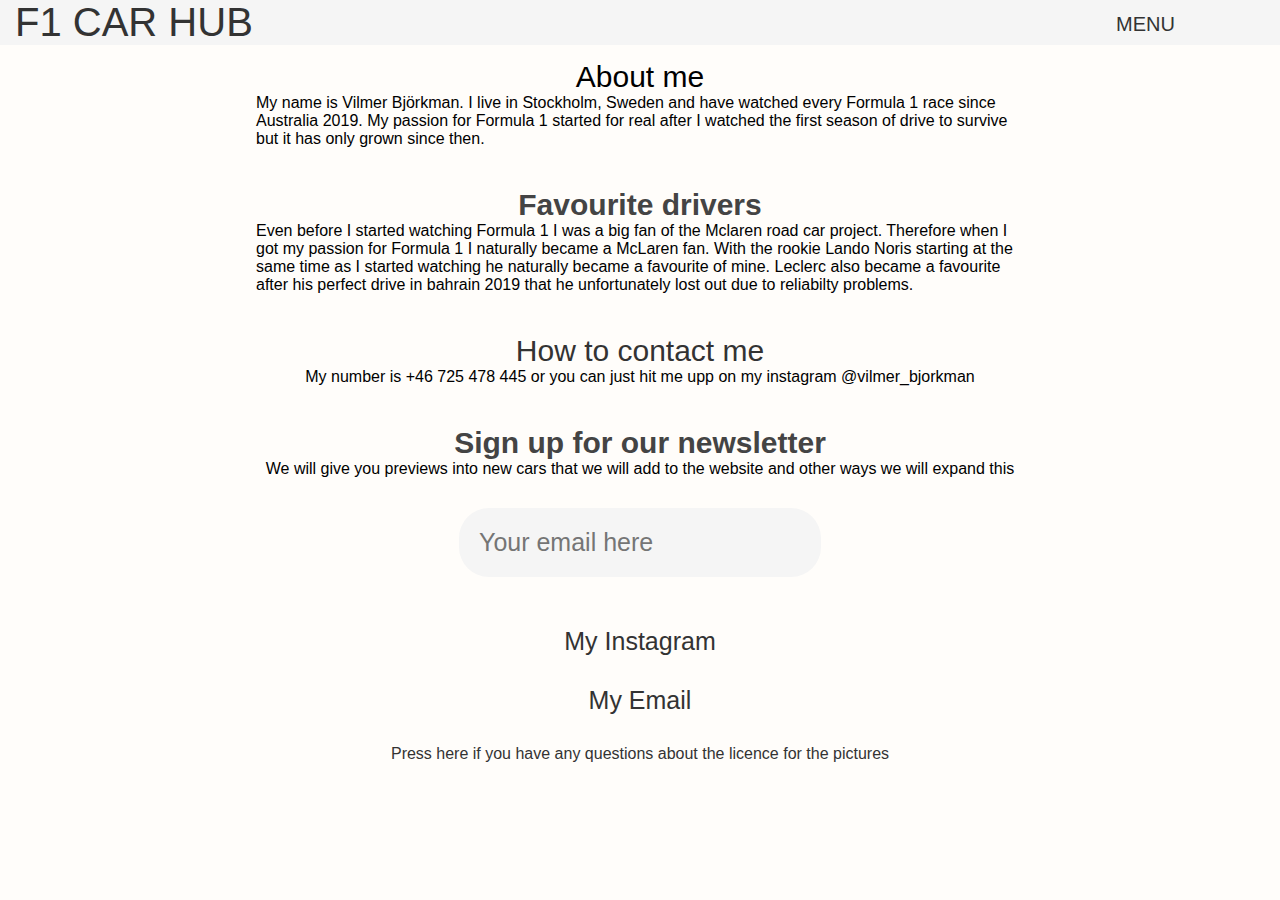
<file: about.html>
<html lang="en">
<head>
    <meta charset="UTF-8">
    <meta http-equiv="X-UA-Compatible" content="IE=edge">
    <meta name="viewport" content="width=device-width, initial-scale=1.0">
    <title>F1CarHub</title>
    <link rel="stylesheet" href="style.css">
    <link rel="stylesheet" href="reset.css">
    <link href="https://fonts.googleapis.com/css2?family=Roboto:wght@100;300;400;500;700;900&display=swap" rel="stylesheet">
    <link rel="preconnect" href="https://fonts.gstatic.com">
    <link href="https://fonts.googleapis.com/css2?family=Montserrat:ital,wght@0,100;0,200;0,300;0,400;0,500;0,600;0,700;0,800;0,900;1,100;1,200;1,300;1,400;1,500;1,600;1,700;1,800;1,900&display=swap" rel="stylesheet">
    <link rel="icon" href="indexbilder/plugin.video.lazyf1 (1).png">
</head>
<body>
    <nav class="naven">
        <label class="logo1"><a class="uppe" href="index.html">F1 Car Hub</a></label>
        <ul>
            <div class="vanlig">
                <span>MENU</span>
                <div class="nere">
                  <p><a href="senna.html">SENNA</a></p>
                  <p><a href="champion.html">WORLD CHAMPS</a></p>
                  <p><a href="about.html">ABOUT ME</a></p>
                  <div class="nr2">
                    <span class="reg">REGULATIONS</span>
                    <div class="nere2">
                        <p><a target="_blank" href="https://www.fia.com/sites/default/files/2021_formula_1_technical_regulations_-_iss_7_-_2020-12-16.pdf">2021</a></p>
                        <p><a target="_blank" href="https://www.fia.com/sites/default/files/2022_formula_1_technical_regulations_-_iss_3_-_2021-02-19.pdf">2022</a></p>
                    </div>
                </div>
                </div>
              </div>
        </ul>
    </nav>    
    <h1>About me</h1>
    <p>My name is Vilmer Björkman. I live in Stockholm, Sweden and have watched every Formula 1 race since Australia 2019. My passion for Formula 1 started for real after I watched the first season of drive to survive but it has only grown since then. </p>
    <h2>Favourite drivers</h2>
    <p>Even before I started watching Formula 1 I was a big fan of the Mclaren road car project. Therefore when I got my passion for Formula 1 I naturally became a McLaren fan. With the rookie Lando Noris starting at the same time as I started watching he naturally became a favourite of mine. Leclerc also became a favourite after his perfect drive in bahrain 2019 that he unfortunately lost out due to reliabilty problems. </p>
    <h2><a target="_blank" href="https://youtu.be/0ElVqAgy4w8">How to contact me</a></h2>
    <p class="kort">My number is +46 725 478 445 or you can just hit me upp on my instagram @vilmer_bjorkman</p>
    <div>
        <h2>Sign up for our newsletter</h2>
        <p class="kort">We will give you previews into new cars that we will add to the website and other ways we will expand this</p>
        <form>
            <input placeholder="Your email here" type="text" id="Email">
            
        </form>
    </div>
    <p class="psocial"><a class="social" target="_blank" href="https://www.instagram.com/vilmer_bjorkman/"> My Instagram</a></p>
    <p class="psocial"><a class="social" href="mailto: vilmerbj@gmail.com">My Email</a></p>
    <p class="psocial"><a target="_blank" href="https://youtu.be/X8Xch43OQ8w?t=12">Press here if you have any questions about the licence for the pictures</a></p>
</body>
</html>
</file>
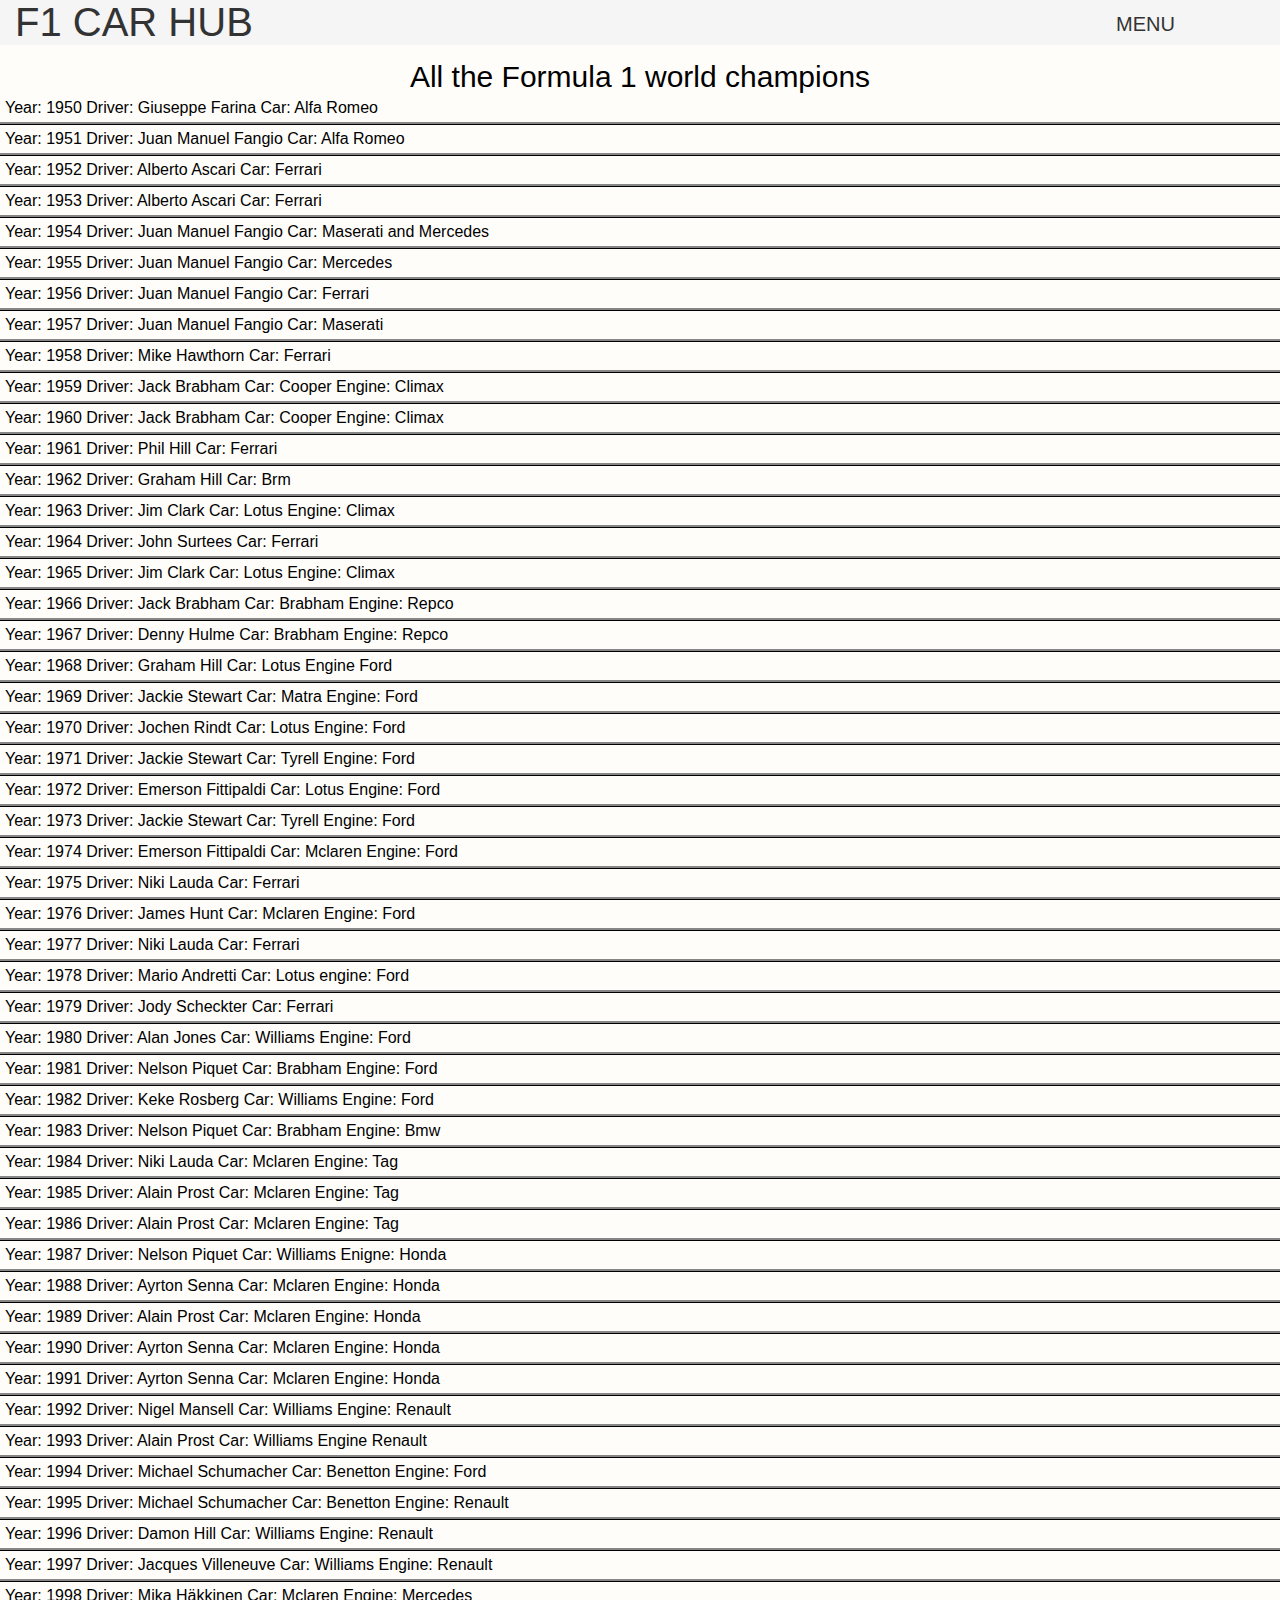
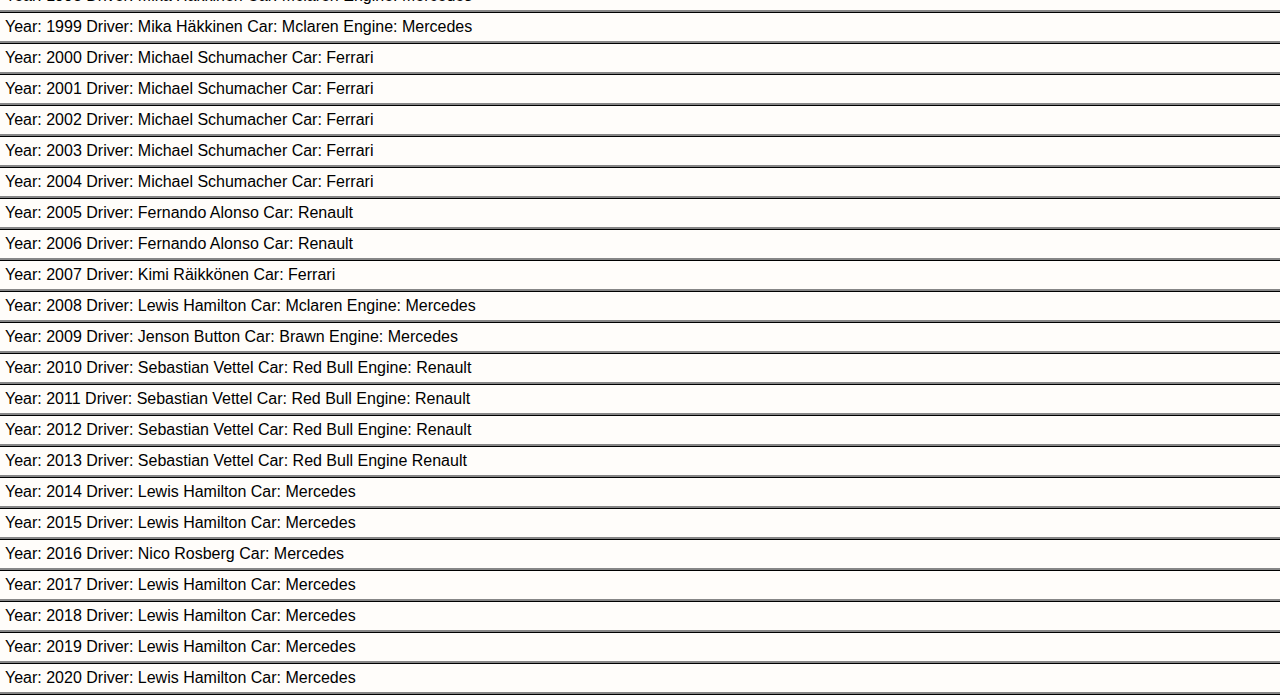
<file: champion.html>
<!DOCTYPE html>
<html lang="en">
<head>
    <meta charset="UTF-8">
    <meta http-equiv="X-UA-Compatible" content="IE=edge">
    <meta name="viewport" content="width=device-width, initial-scale=1.0">
    <title>F1CarHub</title>
    <link rel="stylesheet" href="reset.css">
    <link rel="stylesheet" href="style.css">
    <link href="https://fonts.googleapis.com/css2?family=Roboto:wght@100;300;400;500;700;900&display=swap" rel="stylesheet">
    <link rel="preconnect" href="https://fonts.gstatic.com">
    <link href="https://fonts.googleapis.com/css2?family=Montserrat:ital,wght@0,100;0,200;0,300;0,400;0,500;0,600;0,700;0,800;0,900;1,100;1,200;1,300;1,400;1,500;1,600;1,700;1,800;1,900&display=swap" rel="stylesheet">
    <link rel="icon" href="indexbilder/plugin.video.lazyf1 (1).png">
</head>
<body>
    <nav class="naven">
        <label class="logo1"><a class="uppe" href="index.html">F1 Car Hub</a></label>
        <ul>
            <div class="vanlig">
                <span>MENU</span>
                <div class="nere">
                  <p><a href="senna.html">SENNA</a></p>
                  <p><a href="champion.html">WORLD CHAMPS</a></p>
                  <p><a href="about.html">ABOUT ME</a></p>
                  <div class="nr2">
                    <span class="reg">REGULATIONS</span>
                    <div class="nere2">
                        <p><a target="_blank" href="https://www.fia.com/sites/default/files/2021_formula_1_technical_regulations_-_iss_7_-_2020-12-16.pdf">2021</a></p>
                        <p><a target="_blank" href="https://www.fia.com/sites/default/files/2022_formula_1_technical_regulations_-_iss_3_-_2021-02-19.pdfhttps://www.fia.com/sites/default/files/2022_formula_1_technical_regulations_-_iss_3_-_2021-02-19.pdf">2022</a></p>
                    </div>
                </div>
                </div>
              </div>
        </ul>
    </nav>    
    <h1>All the Formula 1 world champions</h1>
    <li class="win">Year: 1950 Driver: Giuseppe Farina Car: Alfa Romeo</li>
    <li class="win">Year: 1951 Driver: Juan Manuel Fangio Car: Alfa Romeo </li>
    <li class="win">Year: 1952 Driver: Alberto Ascari Car: Ferrari  </li>
    <li class="win">Year: 1953 Driver: Alberto Ascari Car: Ferrari </li>
    <li class="win">Year: 1954 Driver: Juan Manuel Fangio Car: Maserati and Mercedes </li>
    <li class="win">Year: 1955 Driver: Juan Manuel Fangio Car: Mercedes </li>
    <li class="win">Year: 1956 Driver: Juan Manuel Fangio Car: Ferrari </li>
    <li class="win">Year: 1957 Driver: Juan Manuel Fangio Car: Maserati </li>
    <li class="win">Year: 1958 Driver: Mike Hawthorn Car: Ferrari </li>
    <li class="win">Year: 1959 Driver: Jack Brabham Car: Cooper Engine: Climax</li>
    <li class="win">Year: 1960 Driver: Jack Brabham Car: Cooper Engine: Climax</li>
    <li class="win">Year: 1961 Driver: Phil Hill Car: Ferrari</li>
    <li class="win">Year: 1962 Driver: Graham Hill Car: Brm </li>
    <li class="win">Year: 1963 Driver: Jim Clark Car: Lotus Engine: Climax</li>
    <li class="win">Year: 1964 Driver: John Surtees Car: Ferrari</li>
    <li class="win">Year: 1965 Driver: Jim Clark Car: Lotus Engine: Climax</li>
    <li class="win">Year: 1966 Driver: Jack Brabham Car: Brabham Engine: Repco</li>
    <li class="win">Year: 1967 Driver: Denny Hulme Car: Brabham Engine: Repco</li>
    <li class="win">Year: 1968 Driver: Graham Hill Car: Lotus Engine Ford</li>
    <li class="win">Year: 1969 Driver: Jackie Stewart Car: Matra Engine: Ford</li>
    <li class="win">Year: 1970 Driver: Jochen Rindt Car: Lotus Engine: Ford</li>
    <li class="win">Year: 1971 Driver: Jackie Stewart Car: Tyrell Engine: Ford</li>
    <li class="win">Year: 1972 Driver: Emerson Fittipaldi Car: Lotus Engine: Ford</li>
    <li class="win">Year: 1973 Driver: Jackie Stewart Car: Tyrell Engine: Ford</li>
    <li class="win">Year: 1974 Driver: Emerson Fittipaldi Car: Mclaren Engine: Ford</li>
    <li class="win">Year: 1975 Driver: Niki Lauda Car: Ferrari</li>
    <li class="win">Year: 1976 Driver: James Hunt Car: Mclaren Engine: Ford</li>
    <li class="win">Year: 1977 Driver: Niki Lauda Car: Ferrari</li>
    <li class="win">Year: 1978 Driver: Mario Andretti Car: Lotus engine: Ford</li>
    <li class="win">Year: 1979 Driver: Jody Scheckter Car: Ferrari</li>
    <li class="win">Year: 1980 Driver: Alan Jones Car: Williams Engine: Ford</li>
    <li class="win">Year: 1981 Driver: Nelson Piquet Car: Brabham Engine: Ford</li>
    <li class="win">Year: 1982 Driver: Keke Rosberg Car: Williams Engine: Ford</li>
    <li class="win">Year: 1983 Driver: Nelson Piquet Car: Brabham Engine: Bmw</li>
    <li class="win">Year: 1984 Driver: Niki Lauda Car: Mclaren Engine: Tag</li>
    <li class="win">Year: 1985 Driver: Alain Prost Car: Mclaren Engine: Tag</li>
    <li class="win">Year: 1986 Driver: Alain Prost Car: Mclaren Engine: Tag</li>
    <li class="win">Year: 1987 Driver: Nelson Piquet Car: Williams Enigne: Honda</li>
    <li class="win">Year: 1988 Driver: Ayrton Senna Car: Mclaren Engine: Honda</li>
    <li class="win">Year: 1989 Driver: Alain Prost Car: Mclaren Engine: Honda</li>
    <li class="win">Year: 1990 Driver: Ayrton Senna Car: Mclaren Engine: Honda</li>
    <li class="win">Year: 1991 Driver: Ayrton Senna Car: Mclaren Engine: Honda</li>
    <li class="win">Year: 1992 Driver: Nigel Mansell Car: Williams Engine: Renault</li>
    <li class="win">Year: 1993 Driver: Alain Prost Car: Williams Engine Renault</li>
    <li class="win">Year: 1994 Driver: Michael Schumacher Car: Benetton Engine: Ford</li>
    <li class="win">Year: 1995 Driver: Michael Schumacher Car: Benetton Engine: Renault</li>
    <li class="win">Year: 1996 Driver: Damon Hill Car: Williams Engine: Renault</li>
    <li class="win">Year: 1997 Driver: Jacques Villeneuve Car: Williams Engine: Renault</li>
    <li class="win">Year: 1998 Driver: Mika Häkkinen Car: Mclaren Engine: Mercedes</li>
    <li class="win">Year: 1999 Driver: Mika Häkkinen Car: Mclaren Engine: Mercedes</li>
    <li class="win">Year: 2000 Driver: Michael Schumacher Car: Ferrari</li>
    <li class="win">Year: 2001 Driver: Michael Schumacher Car: Ferrari</li>
    <li class="win">Year: 2002 Driver: Michael Schumacher Car: Ferrari</li>
    <li class="win">Year: 2003 Driver: Michael Schumacher Car: Ferrari</li>
    <li class="win">Year: 2004 Driver: Michael Schumacher Car: Ferrari</li>
    <li class="win">Year: 2005 Driver: Fernando Alonso Car: Renault</li>
    <li class="win">Year: 2006 Driver: Fernando Alonso Car: Renault</li>
    <li class="win">Year: 2007 Driver: Kimi Räikkönen Car: Ferrari</li>
    <li class="win">Year: 2008 Driver: Lewis Hamilton Car: Mclaren Engine: Mercedes</li>
    <li class="win">Year: 2009 Driver: Jenson Button Car: Brawn Engine: Mercedes</li>
    <li class="win">Year: 2010 Driver: Sebastian Vettel Car: Red Bull Engine: Renault</li>
    <li class="win">Year: 2011 Driver: Sebastian Vettel Car: Red Bull Engine: Renault</li>
    <li class="win">Year: 2012 Driver: Sebastian Vettel Car: Red Bull Engine: Renault</li>
    <li class="win">Year: 2013 Driver: Sebastian Vettel Car: Red Bull Engine Renault</li>
    <li class="win">Year: 2014 Driver: Lewis Hamilton Car: Mercedes</li>
    <li class="win">Year: 2015 Driver: Lewis Hamilton Car: Mercedes</li>
    <li class="win">Year: 2016 Driver: Nico Rosberg Car: Mercedes</li>
    <li class="win">Year: 2017 Driver: Lewis Hamilton Car: Mercedes</li>
    <li class="win">Year: 2018 Driver: Lewis Hamilton Car: Mercedes</li>
    <li class="win">Year: 2019 Driver: Lewis Hamilton Car: Mercedes</li>
    <li class="win">Year: 2020 Driver: Lewis Hamilton Car: Mercedes</li>

    

</body>
</html>
</file>
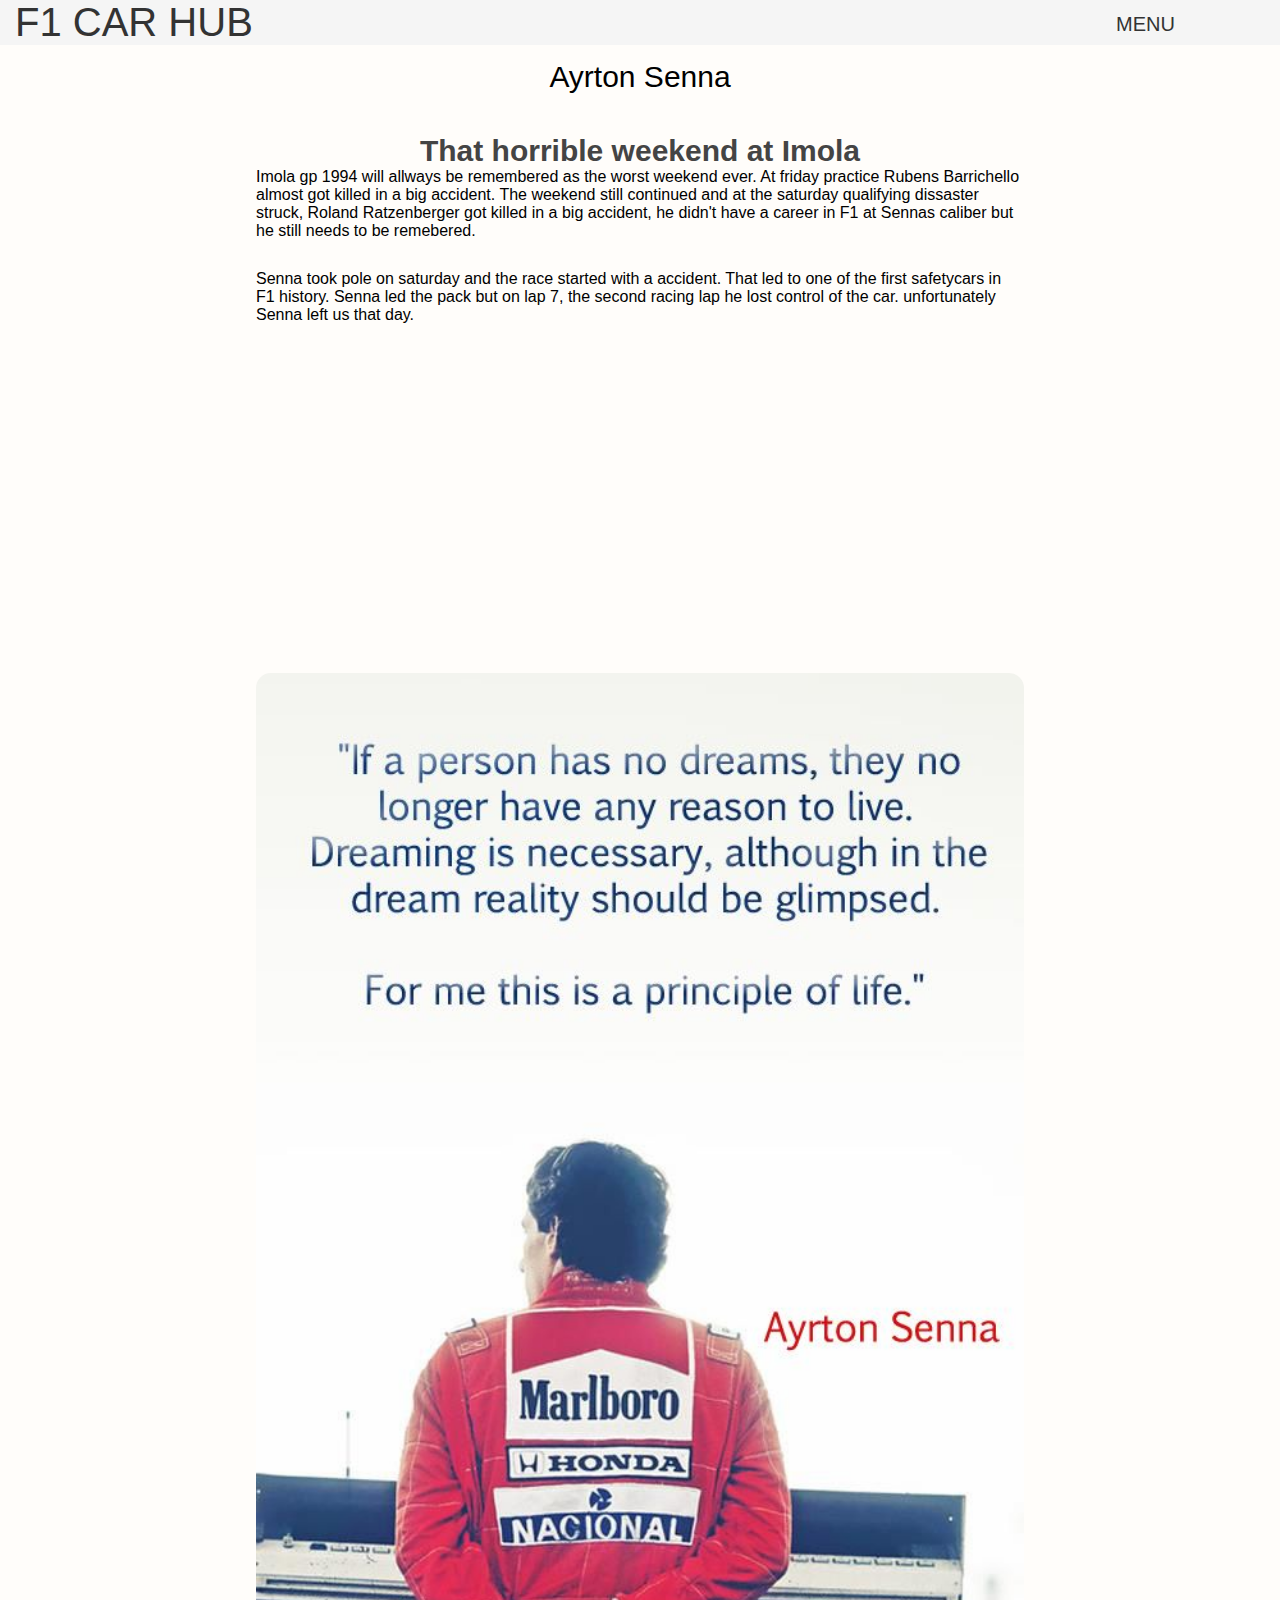
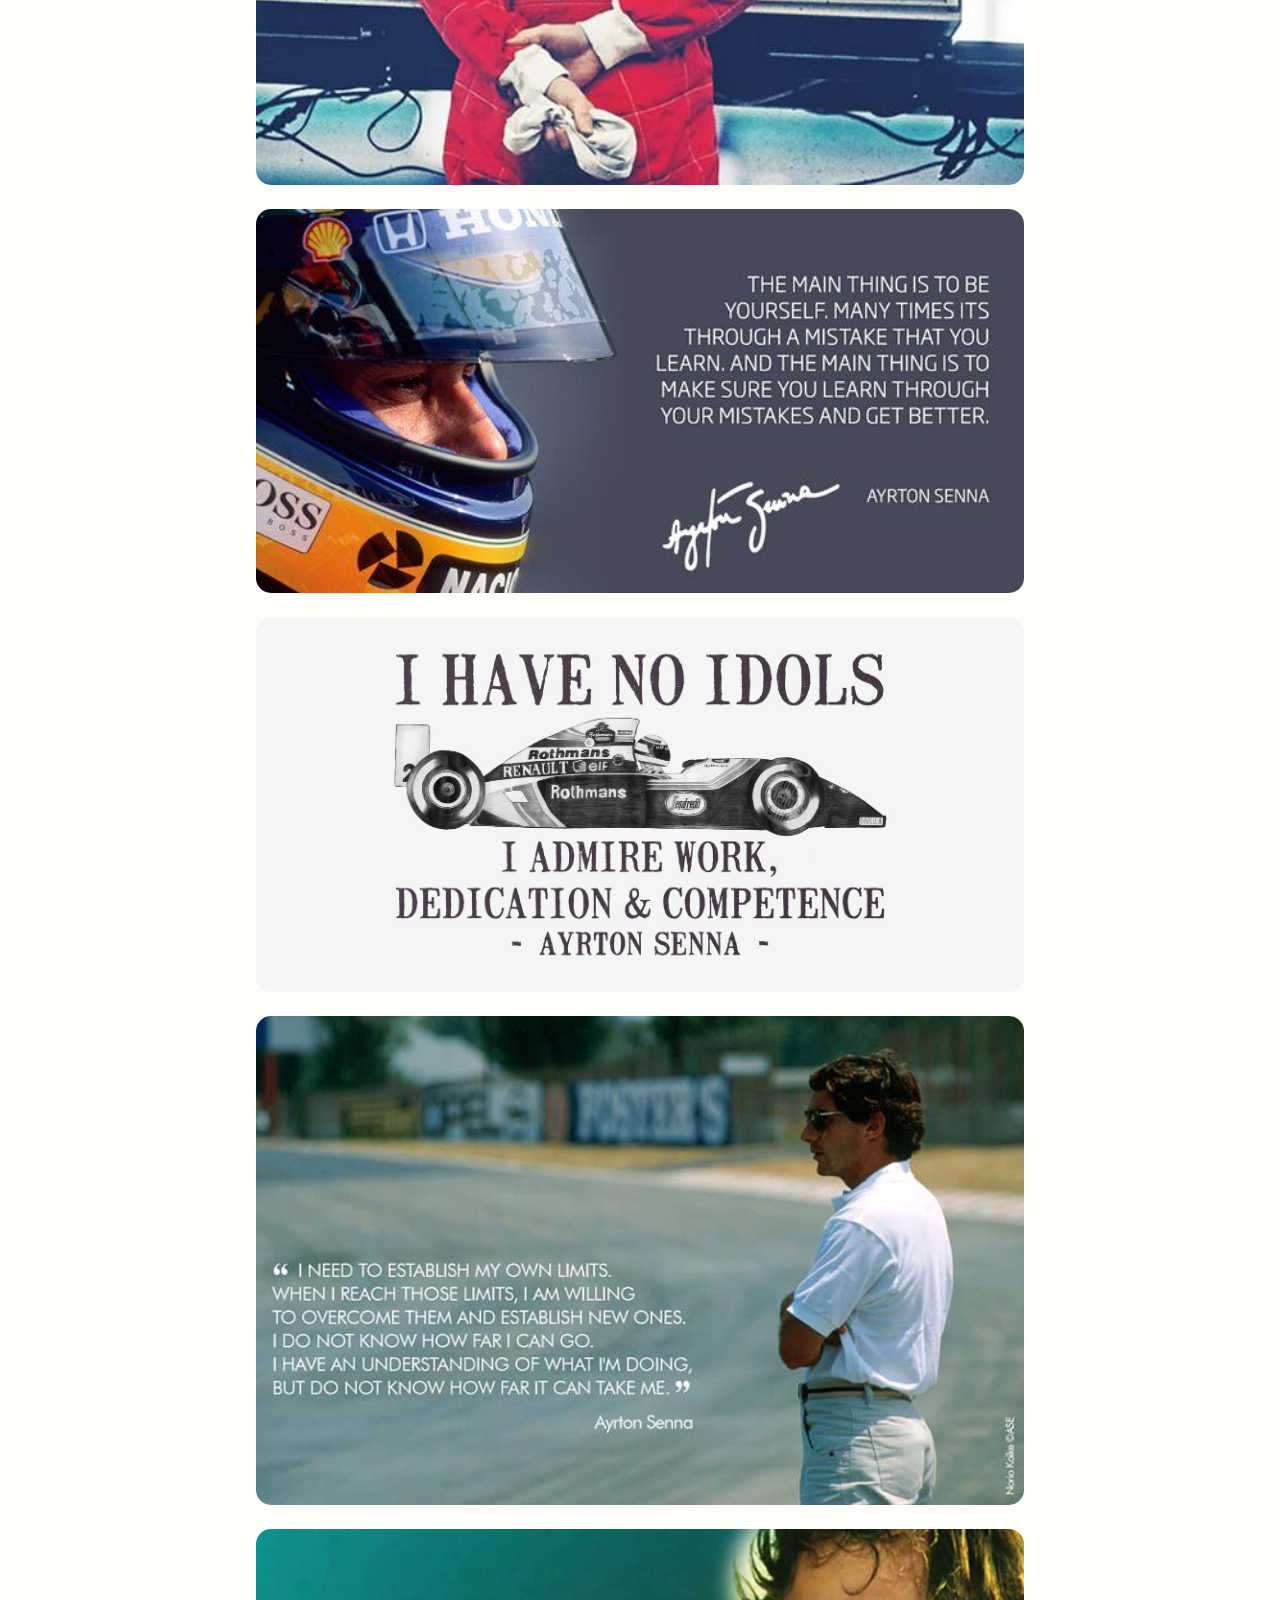
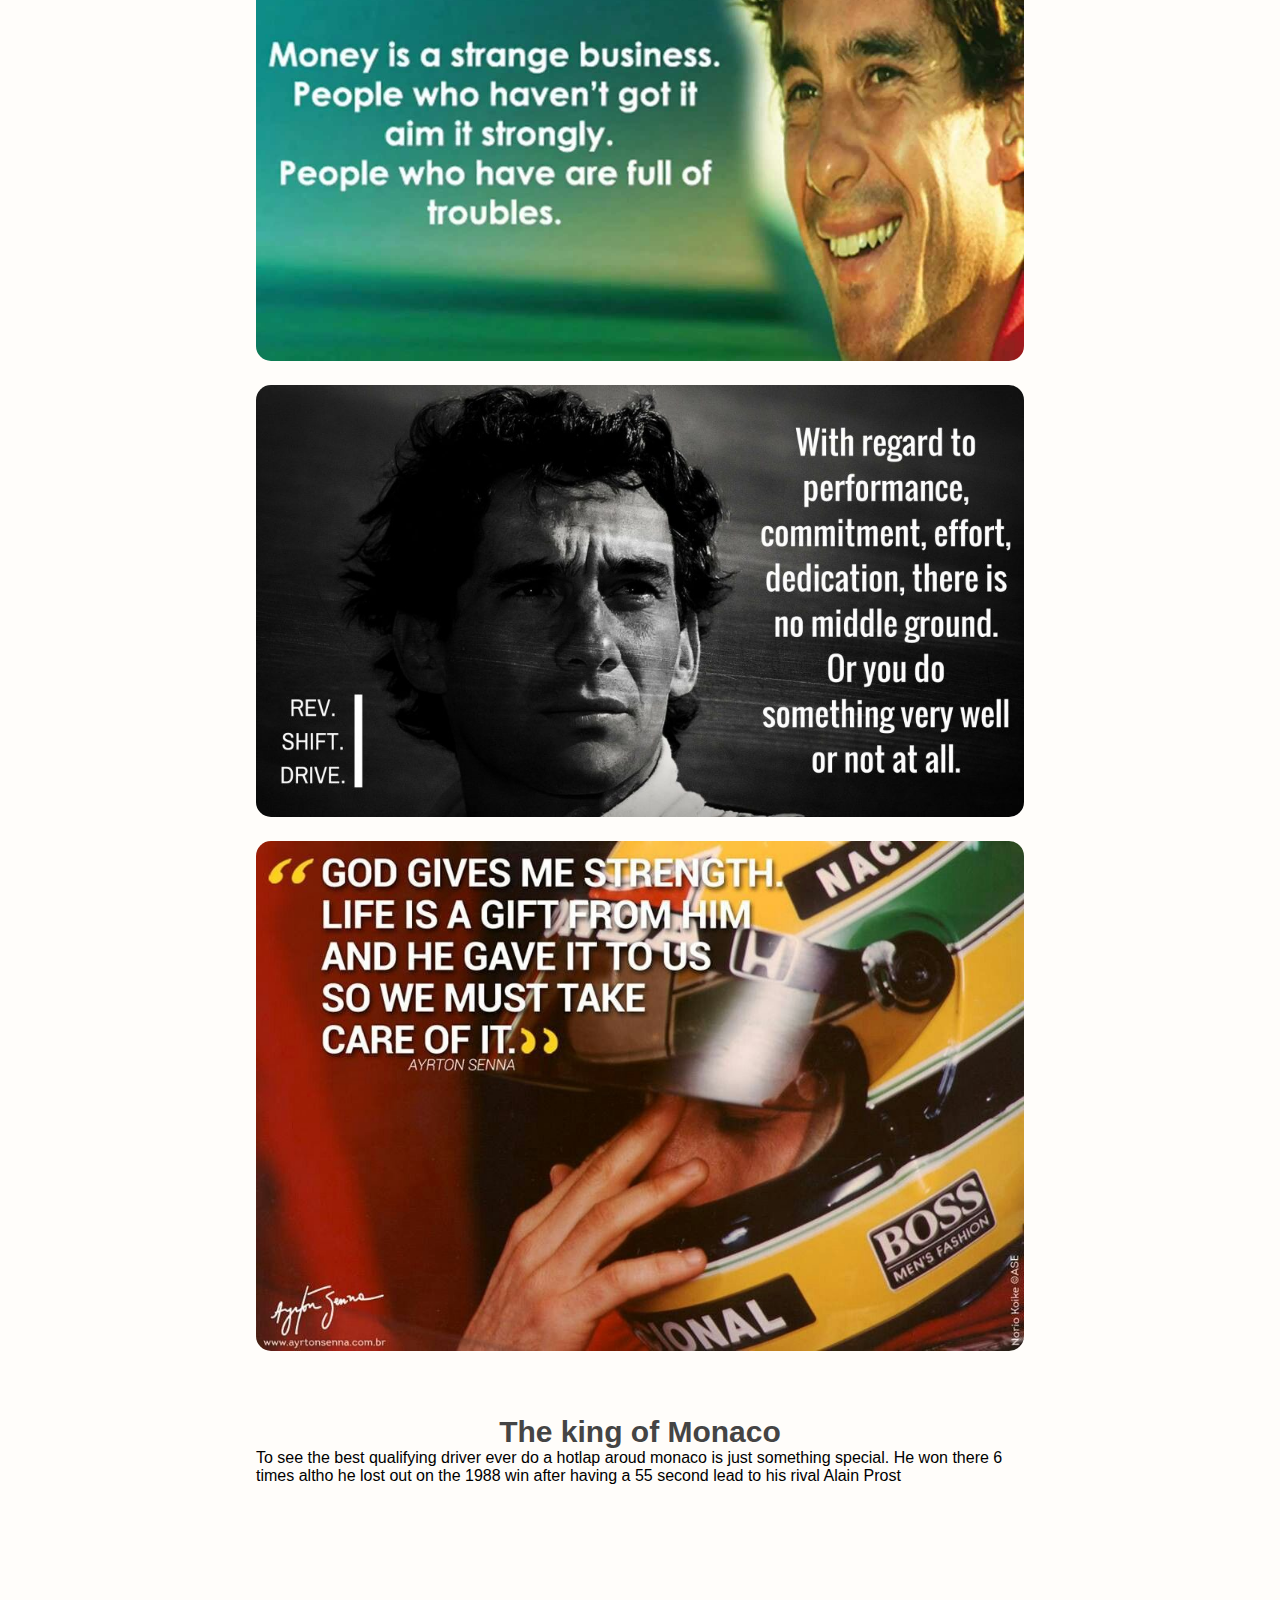
<file: senna.html>
<!DOCTYPE html>
<html lang="en">
<head>
    <meta charset="UTF-8">
    <meta http-equiv="X-UA-Compatible" content="IE=edge">
    <meta name="viewport" content="width=device-width, initial-scale=1.0">
    <title>F1CarHub</title>
    <link rel="stylesheet" href="style.css">
    <link rel="stylesheet" href="reset.css">
    <link href="https://fonts.googleapis.com/css2?family=Roboto:wght@100;300;400;500;700;900&display=swap" rel="stylesheet">
    <link rel="preconnect" href="https://fonts.gstatic.com">
    <link href="https://fonts.googleapis.com/css2?family=Montserrat:ital,wght@0,100;0,200;0,300;0,400;0,500;0,600;0,700;0,800;0,900;1,100;1,200;1,300;1,400;1,500;1,600;1,700;1,800;1,900&display=swap" rel="stylesheet">
    <link rel="icon" href="indexbilder/plugin.video.lazyf1 (1).png">
</head>
<body>
    <nav class="naven">
        <label class="logo1"><a class="uppe" href="index.html">F1 Car Hub</a></label>
        <ul>
            <div class="vanlig">
                <span>MENU</span>
                <div class="nere">
                  <p><a href="senna.html">SENNA</a></p>
                  <p><a href="champion.html">WORLD CHAMPS</a></p>
                  <p><a href="about.html">ABOUT ME</a></p>
                  <div class="nr2">
                    <span class="reg">REGULATIONS</span>
                    <div class="nere2">
                        <p><a target="_blank" href="https://www.fia.com/sites/default/files/2021_formula_1_technical_regulations_-_iss_7_-_2020-12-16.pdf">2021</a></p>
                        <p><a target="_blank" href="https://www.fia.com/sites/default/files/2022_formula_1_technical_regulations_-_iss_3_-_2021-02-19.pdf">2022</a></p>
                    </div>
                </div>
                </div>
              </div>
        </ul>
    </nav>    
    <h1>Ayrton Senna</h1>
    <h2>That horrible weekend at Imola</h2>
    <p>Imola gp 1994 will allways be remembered as the worst weekend ever. At friday practice Rubens Barrichello almost got killed in a big accident. The weekend still continued and at the saturday qualifying dissaster struck, Roland Ratzenberger got killed in a big accident, he didn't have a career in F1 at Sennas caliber but he still needs to be remebered.</p>
    <p>Senna took pole on saturday and the race started with a accident. That led to one of the first safetycars in F1 history. Senna led the pack but on lap 7, the second racing lap he lost control of the car. unfortunately Senna left us that day.</p>
    <iframe width="560" height="315" src="https://www.youtube.com/embed/9U_K76vPGYo" title="YouTube video player" frameborder="0" allow="accelerometer; autoplay; clipboard-write; encrypted-media; gyroscope; picture-in-picture" allowfullscreen></iframe>
    <img src="quotes/q1.jpg" alt="">
    <img src="quotes/q2.jpg" alt="">
    <img src="quotes/q4.jpg" alt="">
    <img src="quotes/q5.jpg" alt="">
    <img src="quotes/q6.jpg" alt="">
    <img src="quotes/q7.jpg" alt="">
    <img src="quotes/q8.jpg" alt="">
    <h2>The king of Monaco</h2>
    <p>To see the best qualifying driver ever do a hotlap aroud monaco is just something special. He won there 6 times altho he lost out on the 1988 win after having a 55 second lead to his rival Alain Prost</p>
    <iframe width="560" height="315" src="https://www.youtube.com/embed/auXfAHHNSFo" title="YouTube video player" frameborder="0" allow="accelerometer; autoplay; clipboard-write; encrypted-media; gyroscope; picture-in-picture" allowfullscreen></iframe>
</body>
</html>
</file>
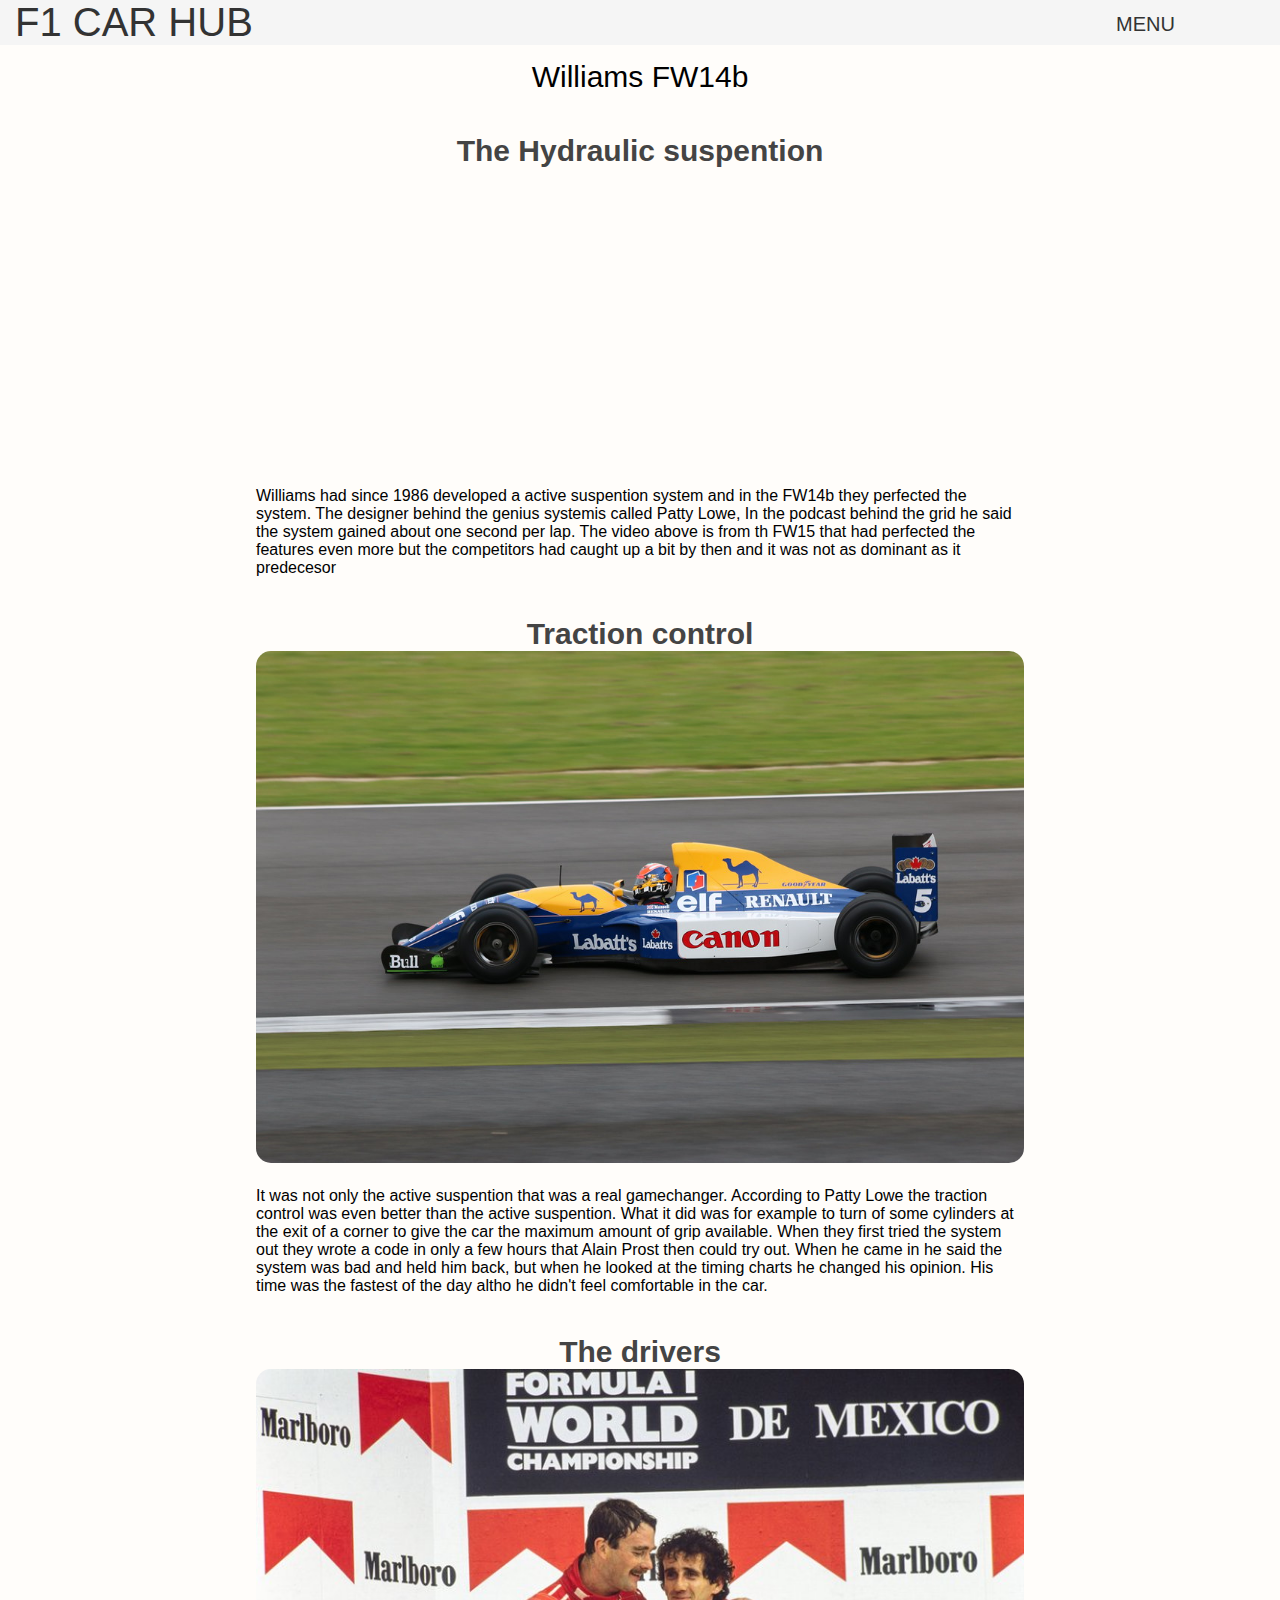
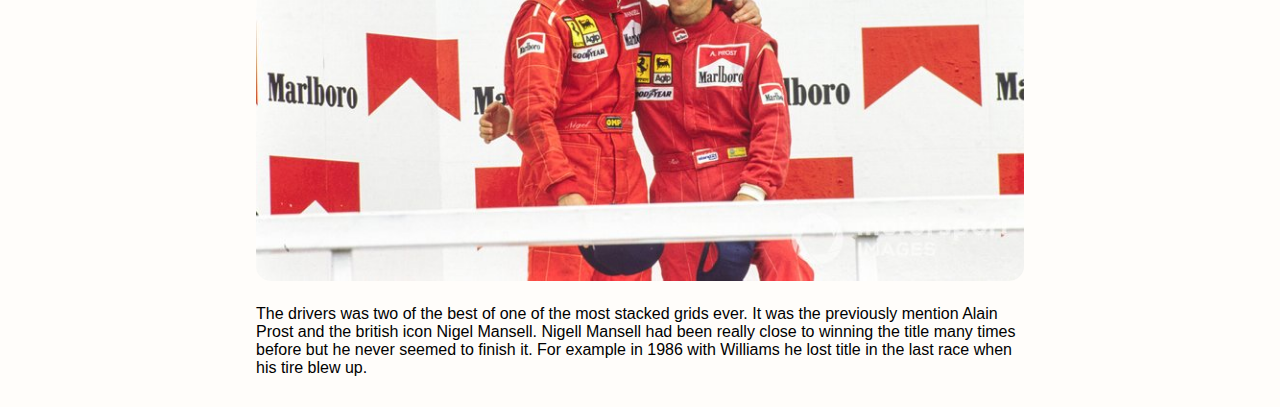
<file: 14b/14b.html>
<!DOCTYPE html>
<html lang="en">
<head>
    <meta charset="UTF-8">
    <meta http-equiv="X-UA-Compatible" content="IE=edge">
    <meta name="viewport" content="width=device-width, initial-scale=1.0">
    <link rel="stylesheet" href="/style.css">
    <link rel="stylesheet" href="/reset.css">
    <link href="https://fonts.googleapis.com/css2?family=Roboto:wght@100;300;400;500;700;900&display=swap" rel="stylesheet">
    <title>F1CarHub</title>
    <link rel="icon" href="/indexbilder/plugin.video.lazyf1 (1).png">
</head>
<body>
    <nav class="naven">
        <label class="logo1"><a class="uppe" href="/index.html">F1 Car Hub</a></label>
        <ul>
            <div class="vanlig">
                <span>MENU</span>
                <div class="nere">
                  <p><a href="/senna.html">SENNA</a></p>
                  <p><a href="/champion.html">WORLD CHAMPS</a></p>
                  <p><a href="/about.html">ABOUT ME</a></p>
                  <div class="nr2">
                    <span class="reg">REGULATIONS</span>
                    <div class="nere2">
                        <p><a target="_blank" href="https://www.fia.com/sites/default/files/2021_formula_1_technical_regulations_-_iss_7_-_2020-12-16.pdf">2021</a></p>
                        <p><a target="_blank" href="https://www.fia.com/sites/default/files/2022_formula_1_technical_regulations_-_iss_3_-_2021-02-19.pdf">2022</a></p>
                    </div>
                </div>
                </div>
              </div>
        </ul>
    </nav>    
    <h1>Williams FW14b</h1>
    <h2>The Hydraulic suspention</h2>
    <iframe width="560" height="315" src="https://www.youtube.com/embed/7AME4v3qZkc" title="YouTube video player" frameborder="0" allow="accelerometer; autoplay; clipboard-write; encrypted-media; gyroscope; picture-in-picture" allowfullscreen></iframe>
    <p>Williams had since 1986 developed a active suspention system and in the FW14b they perfected the system. The designer behind the genius systemis called Patty Lowe, In the podcast behind the grid he said the system gained about one second per lap. The video above is from th FW15 that had perfected the features even more but the competitors had caught up a bit by then and it was not as dominant as it predecesor </p>
    <h2>Traction control</h2>
    <img src="car.jpg" alt="">
    <p>It was not only the active suspention that was a real gamechanger. According to Patty Lowe the traction control was even better than the active suspention. What it did was for example to turn of some cylinders at the exit of a corner to give the car the maximum amount of grip available. When they first tried the system out they wrote a code in only a few hours that Alain Prost then could try out. When he came in he said the system was bad and held him back, but when he looked at the timing charts he changed his opinion. His time was the fastest of the day altho he didn't feel comfortable in the car.</p>
    <h2>The drivers</h2>
    <img src="mansell-prost.jpg" alt="Alain prost and Nigel Mansell">
    <p>The drivers was two of the best of one of the most stacked grids ever. It was the previously mention Alain Prost and the british icon Nigel Mansell. Nigell Mansell had been really close to winning the title many times before but he never seemed to finish it. For example in 1986 with Williams he lost title in the last race when his tire blew up.</p>
</body>
</html>
</file>
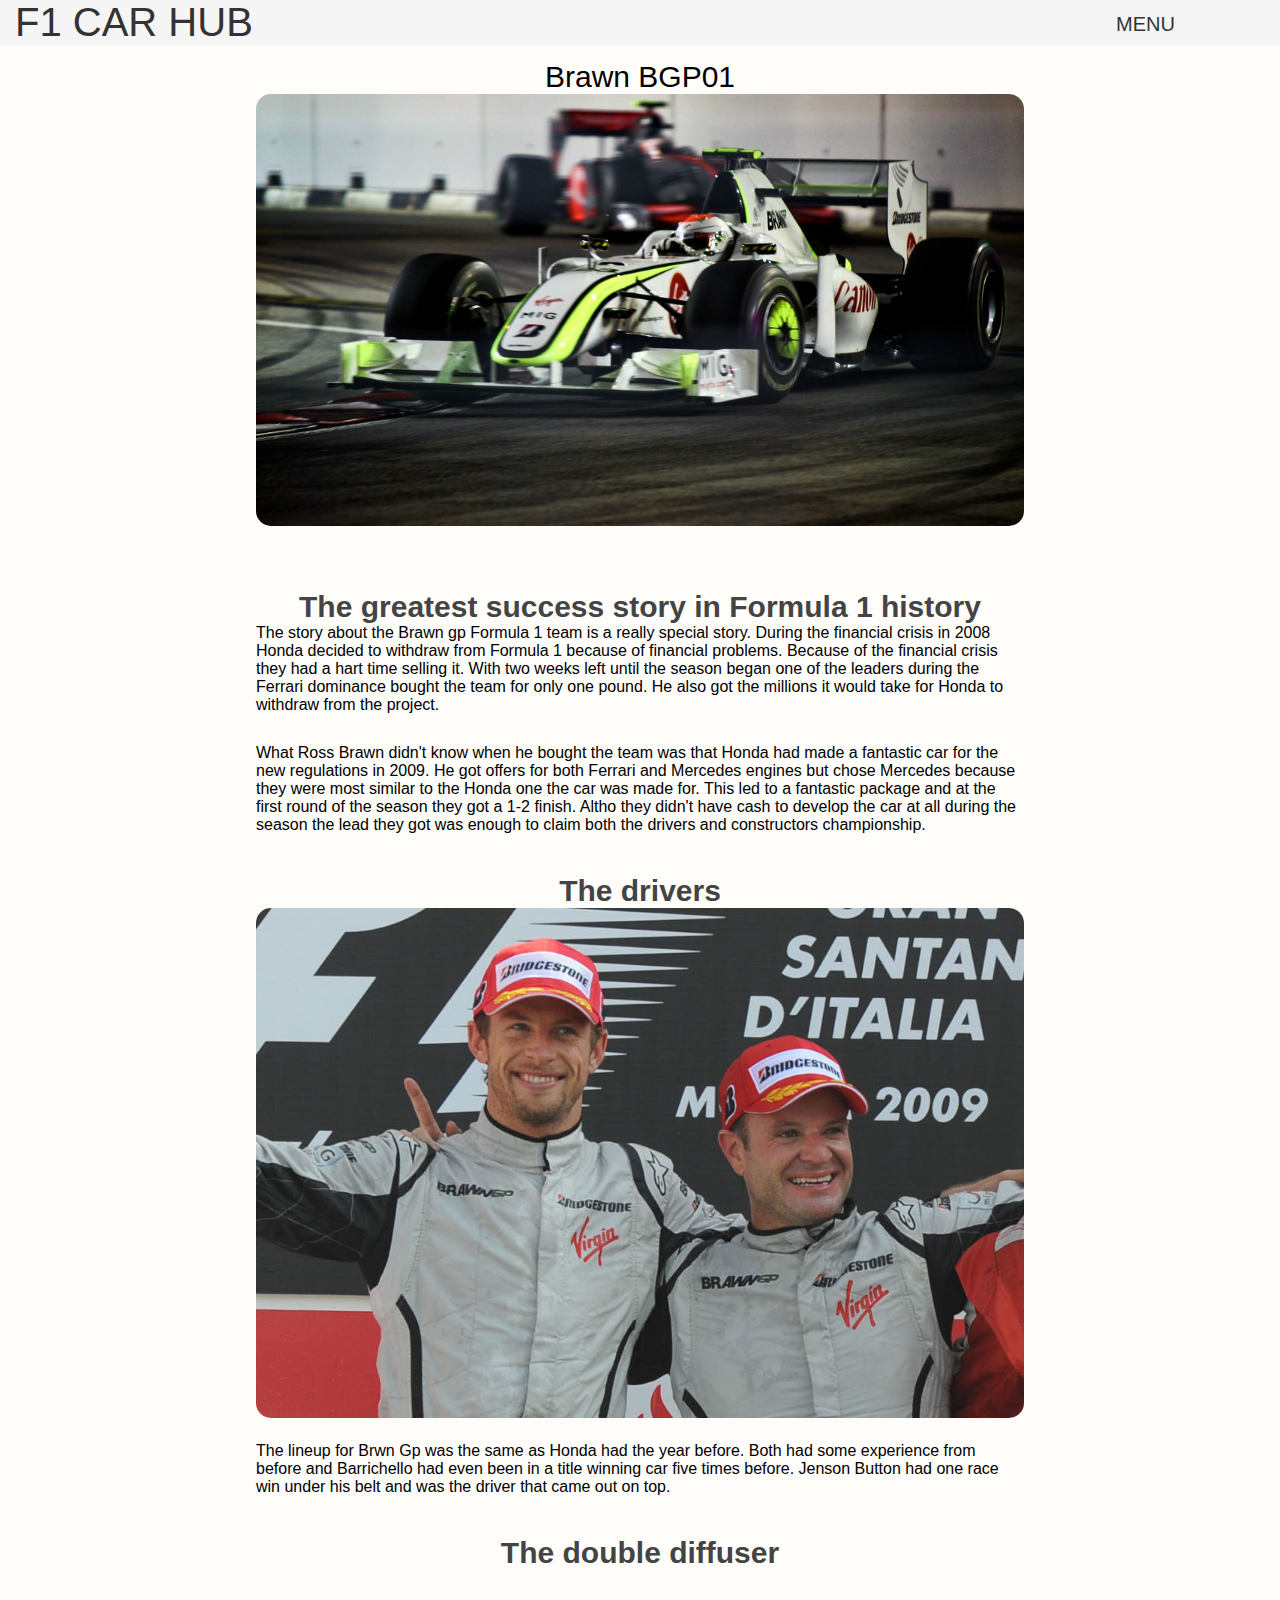
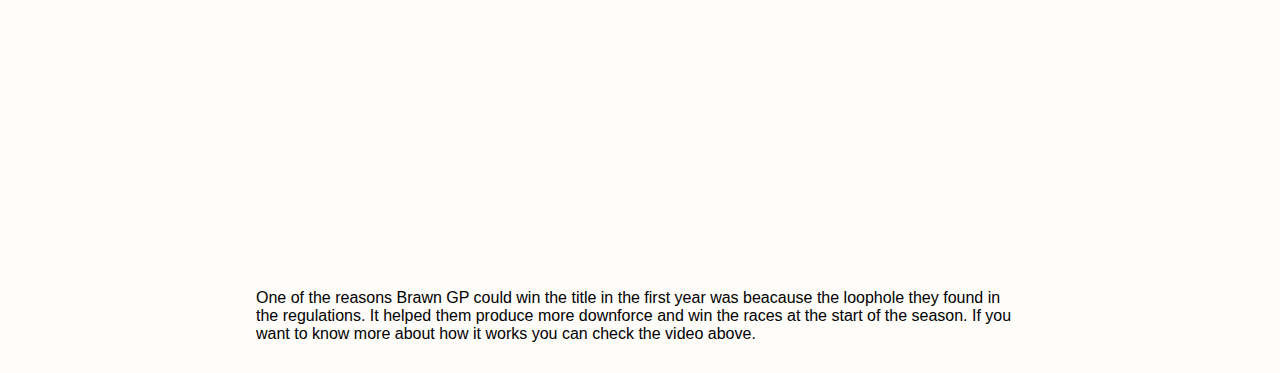
<file: bgp/bgp.html>
<!DOCTYPE html>
<html lang="en">
<head>
    <meta charset="UTF-8">
    <meta http-equiv="X-UA-Compatible" content="IE=edge">
    <meta name="viewport" content="width=device-width, initial-scale=1.0">
    <title>F1CarHub</title>
    <link rel="stylesheet" href="/style.css">
    <link rel="stylesheet" href="/reset.css">
    <link rel="preconnect" href="https://fonts.gstatic.com">
<link href="https://fonts.googleapis.com/css2?family=Roboto:wght@100;300;400;500;700;900&display=swap" rel="stylesheet">
<link rel="icon" href="/indexbilder/plugin.video.lazyf1 (1).png">
</head>
<body>
    <nav class="naven">
        <label class="logo1"><a class="uppe" href="/index.html">F1 Car Hub</a></label>
        <ul>
            <div class="vanlig">
                <span>MENU</span>
                <div class="nere">
                  <p><a href="/senna.html">SENNA</a></p>
                  <p><a href="/champion.html">WORLD CHAMPS</a></p>
                  <p><a href="/about.html">ABOUT ME</a></p>
                  <div class="nr2">
                    <span class="reg">REGULATIONS</span>
                    <div class="nere2">
                        <p><a target="_blank" href="https://www.fia.com/sites/default/files/2021_formula_1_technical_regulations_-_iss_7_-_2020-12-16.pdf">2021</a></p>
                        <p><a target="_blank" href="https://www.fia.com/sites/default/files/2022_formula_1_technical_regulations_-_iss_3_-_2021-02-19.pdf">2022</a></p>
                    </div>
                </div>
                </div>
              </div>
        </ul>
    </nav>     
    <h1>Brawn BGP01</h1>
    <img src="car.jpg" alt="">
    <h2>The greatest success story in Formula 1 history</h2>
    <p>The story about the Brawn gp Formula 1 team is a really special story. During the financial crisis in 2008 Honda decided to withdraw from Formula 1 because of financial problems. Because of the financial crisis they had a hart time selling it. With two weeks left until the season began one of the leaders during the Ferrari dominance bought the team for only one pound. He also got the millions it would take for Honda to withdraw from the project.</p>
    <p>What Ross Brawn didn't know when he bought the team was that Honda had made a fantastic car for the new regulations in 2009. He got offers for both Ferrari and Mercedes engines but chose Mercedes because they were most similar to the Honda one the car was made for. This led to a fantastic package and at the first round of the season they got a 1-2 finish. Altho they didn't have cash to develop the car at all during the season the lead they got was enough to claim both the drivers and constructors championship. </p>
    <h2>The drivers</h2>
    <img src="drivers.jpg" alt="">
    <p>The lineup for Brwn Gp was the same as Honda had the year before. Both had some experience from before and Barrichello had even been in a title winning car five times before. Jenson Button had one race win under his belt and was the driver that came out on top.  </p>
    <h2>The double diffuser</h2>
    <iframe width="560" height="315" src="https://www.youtube.com/embed/btEcNjIz-4U" title="YouTube video player" frameborder="0" allow="accelerometer; autoplay; clipboard-write; encrypted-media; gyroscope; picture-in-picture" allowfullscreen></iframe>
    <p>One of the reasons Brawn GP could win the title in the first year was beacause the loophole they found in the regulations. It helped them produce more downforce and win the races at the start of the season. If you want to know more about how it works you can check the video above.</p>
</body>
</html>
</file>
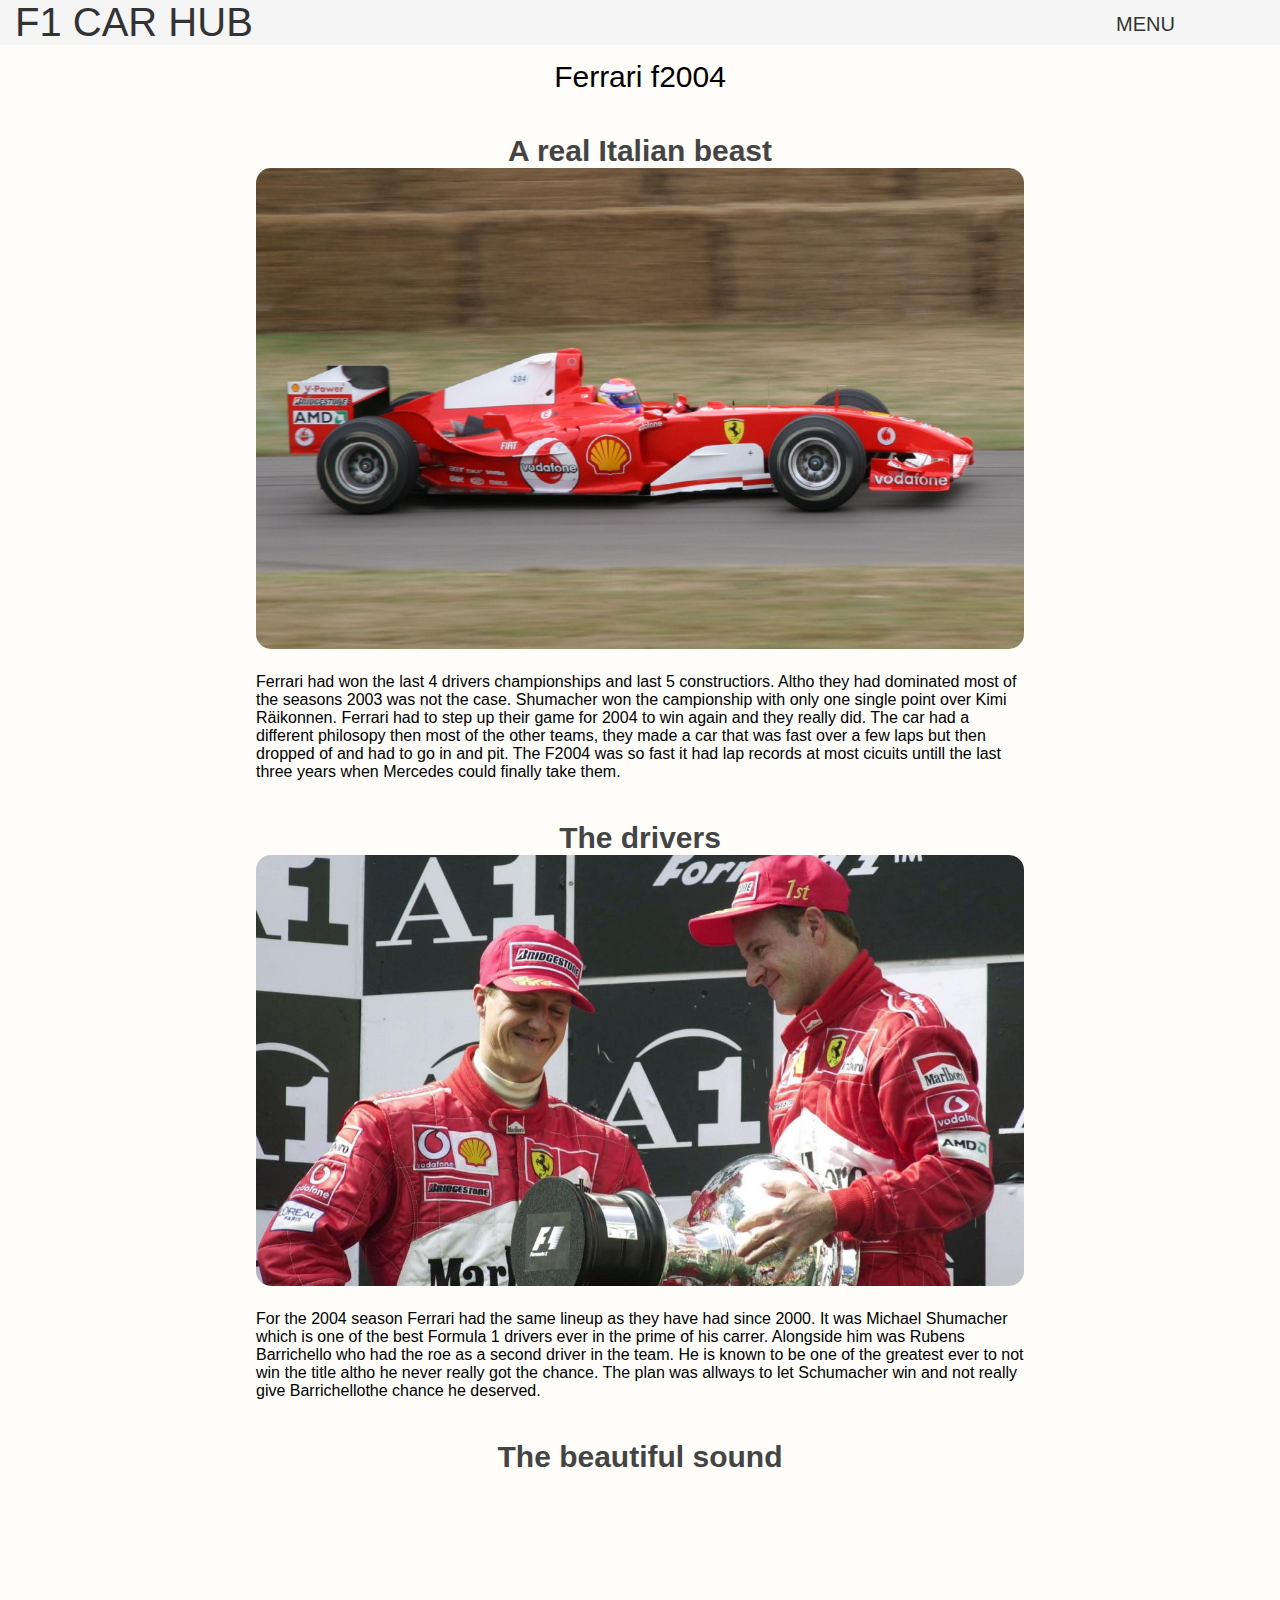
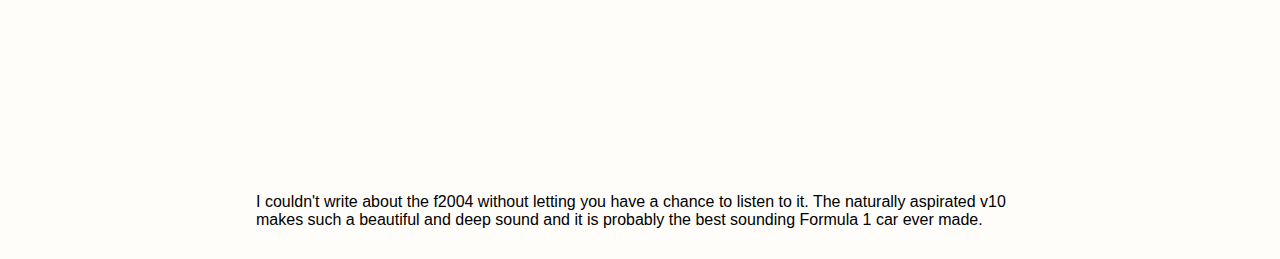
<file: f2004/f2004.html>
<!DOCTYPE html>
<html lang="en">
<head>
    <meta charset="UTF-8">
    <meta http-equiv="X-UA-Compatible" content="IE=edge">
    <meta name="viewport" content="width=device-width, initial-scale=1.0">
    <title>F1CarHub</title>
    <link rel="stylesheet" href="/reset.css">
    <link rel="stylesheet" href="/style.css">
    <link rel="preconnect" href="https://fonts.gstatic.com">
<link href="https://fonts.googleapis.com/css2?family=Roboto:wght@100;300;400;500;700;900&display=swap" rel="stylesheet">
<link rel="icon" href="/indexbilder/plugin.video.lazyf1 (1).png">
</head>
<body>
    <nav class="naven">
        <label class="logo1"><a class="uppe" href="/index.html">F1 Car Hub</a></label>
        <ul>
            <div class="vanlig">
                <span>MENU</span>
                <div class="nere">
                  <p><a href="/senna.html">SENNA</a></p>
                  <p><a href="/champion.html">WORLD CHAMPS</a></p>
                  <p><a href="/about.html">ABOUT ME</a></p>
                  <div class="nr2">
                    <span class="reg">REGULATIONS</span>
                    <div class="nere2">
                        <p><a target="_blank" href="https://www.fia.com/sites/default/files/2021_formula_1_technical_regulations_-_iss_7_-_2020-12-16.pdf">2021</a></p>
                        <p><a target="_blank" href="https://www.fia.com/sites/default/files/2022_formula_1_technical_regulations_-_iss_3_-_2021-02-19.pdf">2022</a></p>
                    </div>
                </div>
                </div>
              </div>
        </ul>
    </nav>    
    <h1>Ferrari f2004</h1>    
    <h2>A real Italian beast</h2>
    <img src="Ferrari_F1.jpg" alt="">
    <p>Ferrari had won the last 4 drivers championships and last 5 constructiors. Altho they had dominated most of the seasons 2003 was not the case. Shumacher won the campionship with only one single point over Kimi Räikonnen. Ferrari had to step up their game for 2004 to win again and they really did. The car had a different philosopy then most of the other teams, they made a car that was fast over a few laps but then dropped of and had to go in and pit. The F2004 was so fast it had lap records at most cicuits untill the last three years when Mercedes could finally take them.</p>
    <h2>The drivers</h2>
    <img src="_methode_times_prod_web_bin_3c56efac-9423-11ea-b833-0d83599da676.jpg" alt="">
    <p>For the 2004 season Ferrari had the same lineup as they have had since 2000. It was Michael Shumacher which is one of the best Formula 1 drivers ever in the prime of his carrer. Alongside him was Rubens Barrichello who had the roe as a second driver in the team. He is known to be one of the greatest ever to not win the title altho he never really got the chance. The plan was allways to let Schumacher win and not really give Barrichellothe chance he deserved.</p>
    <h2>The beautiful sound</h2>
    <iframe width="560" height="315" src="https://www.youtube.com/embed/gLyqoX3LZrk" title="YouTube video player" frameborder="0" allow="accelerometer; autoplay; clipboard-write; encrypted-media; gyroscope; picture-in-picture" allowfullscreen></iframe>
    <p>I couldn't write about the f2004 without letting you have a chance to listen to it. The naturally aspirated v10 makes such a beautiful and deep sound and it is probably the best sounding Formula 1 car ever made.</p>
</body>
</html>
</file>
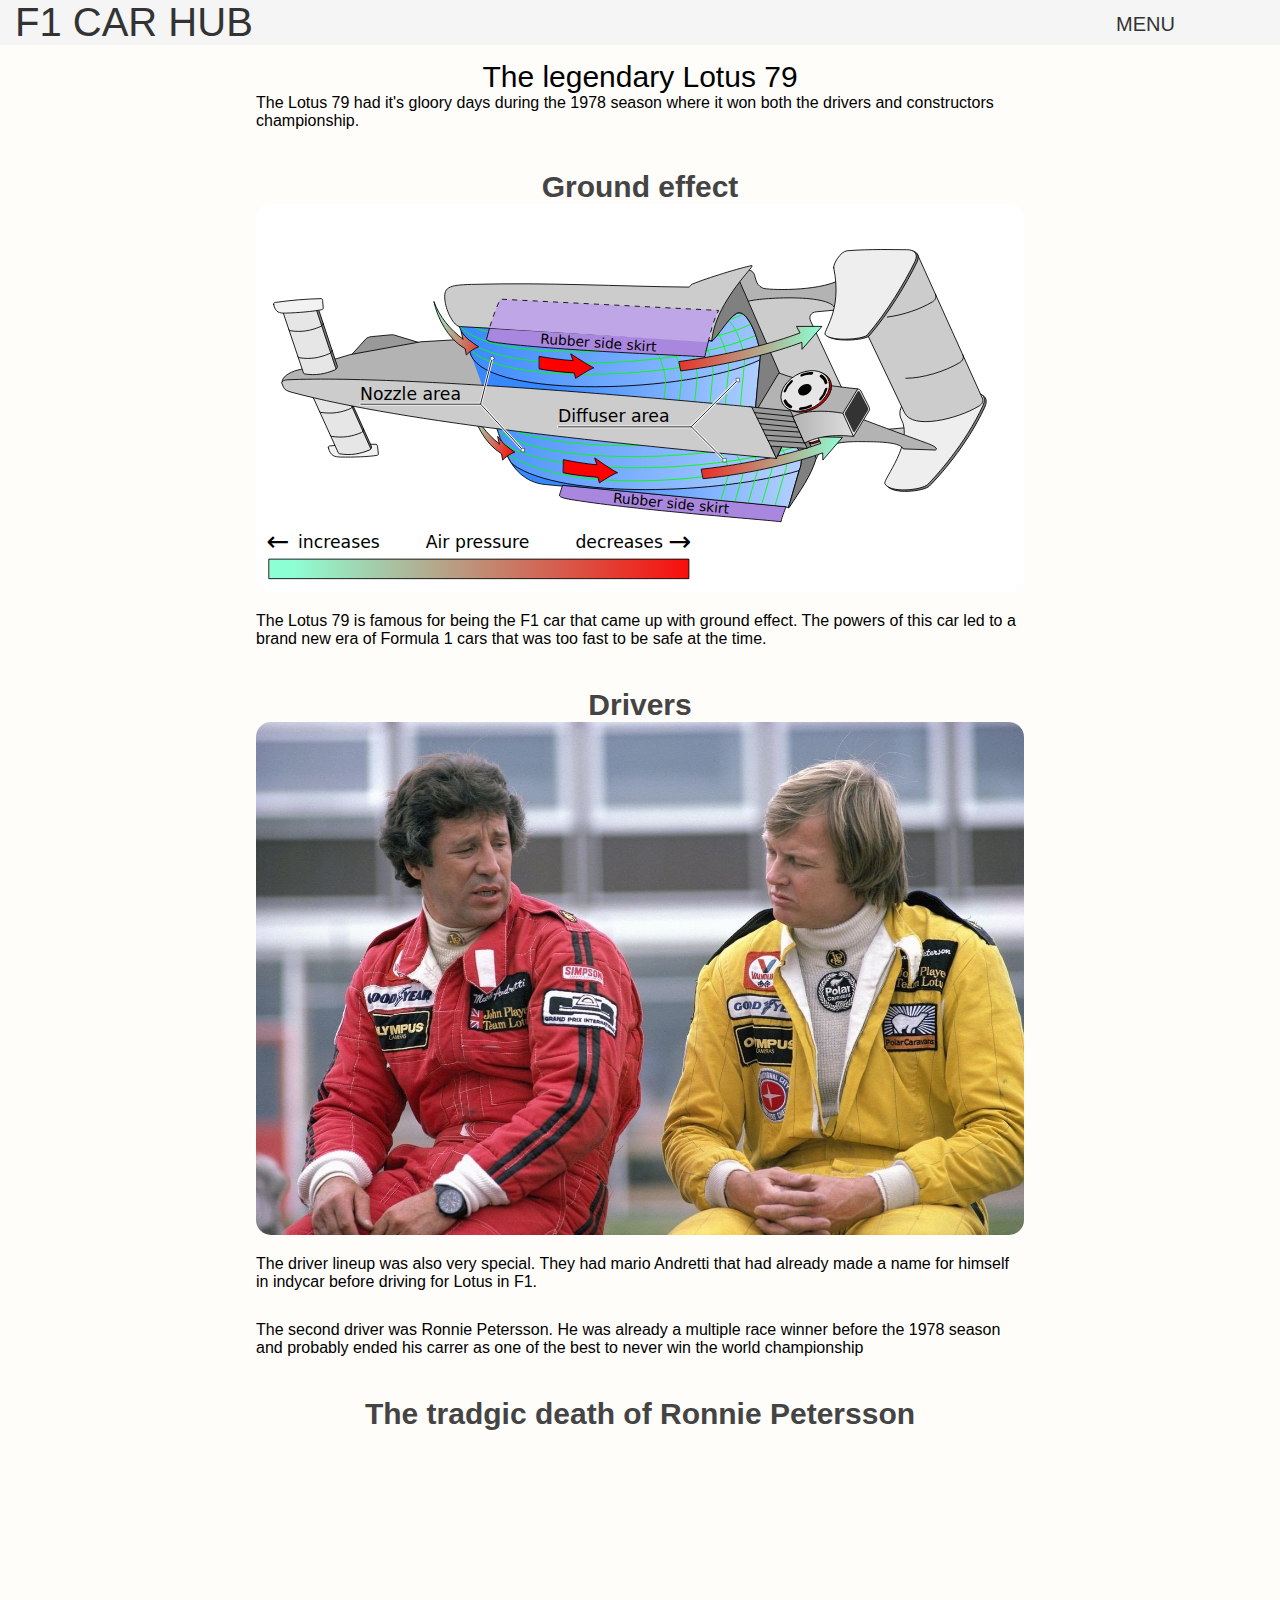
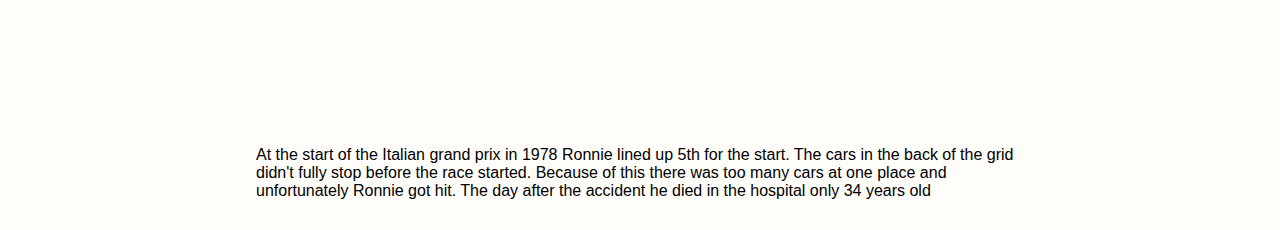
<file: lotus79/79.html>
<html lang="en">
<head>
    <meta charset="UTF-8">
    <meta http-equiv="X-UA-Compatible" content="IE=edge">
    <meta name="viewport" content="width=device-width, initial-scale=1.0">
    <title>F1CarHub</title>
    <link rel="stylesheet" href="/reset.css">
    <link rel="stylesheet" href="/style.css">
    <link href="https://fonts.googleapis.com/css2?family=Roboto:wght@100;300;400;500;700;900&display=swap" rel="stylesheet">
    <link rel="icon" href="/indexbilder/plugin.video.lazyf1 (1).png">
</head>
<body>
    <nav class="naven">
        <label class="logo1"><a class="uppe" href="/index.html">F1 Car Hub</a></label>
        <ul>
            <div class="vanlig">
                <span>MENU</span>
                <div class="nere">
                  <p><a href="/senna.html">SENNA</a></p>
                  <p><a href="/champion.html">WORLD CHAMPS</a></p>
                  <p><a href="/about.html">ABOUT ME</a></p>
                  <div class="nr2">
                    <span class="reg">REGULATIONS</span>
                    <div class="nere2">
                        <p><a target="_blank" href="https://www.fia.com/sites/default/files/2021_formula_1_technical_regulations_-_iss_7_-_2020-12-16.pdf">2021</a></p>
                        <p><a target="_blank" href="https://www.fia.com/sites/default/files/2022_formula_1_technical_regulations_-_iss_3_-_2021-02-19.pdf">2022</a></p>
                    </div>
                </div>
                </div>
              </div>
        </ul>
    </nav>    
    <h1>The legendary Lotus 79</h1>
    <p>The Lotus 79 had it's gloory days during the 1978 season where it won both the drivers and constructors championship.</p>
    <h2>Ground effect</h2>
    <img src="Lotus_Modell_79_under-body.svg" alt="">
    <p>The Lotus 79 is famous for being the F1 car that came up with ground effect. The powers of this car led to a brand new era of Formula 1 cars that was too fast to be safe at the time.</p>
    <h2>Drivers</h2>
    <img class="Driver" src="5irg7x94pp861.jpg" alt="">
    
    <p>The driver lineup was also very special. They had mario Andretti that had already made a name for himself in indycar before driving for Lotus in F1. </p>
    <p>The second driver was Ronnie Petersson. He was already a multiple race winner before the 1978 season and probably ended his carrer as one of the best to never win the world championship</p>
    <h2>The tradgic death of Ronnie Petersson</h2>
    <iframe width="560" height="315" src="https://www.youtube.com/embed/Htwqo9no9VQ" title="YouTube video player" frameborder="0" allow="accelerometer; autoplay; clipboard-write; encrypted-media; gyroscope; picture-in-picture" allowfullscreen></iframe>
    <p>At the start of the Italian grand prix in 1978 Ronnie lined up 5th for the start. The cars in the back of the grid didn't fully stop before the race started. Because of this there was too many cars at one place and unfortunately Ronnie got hit. The day after the accident he died in the hospital only 34 years old</p>
</body>
</html>
</file>
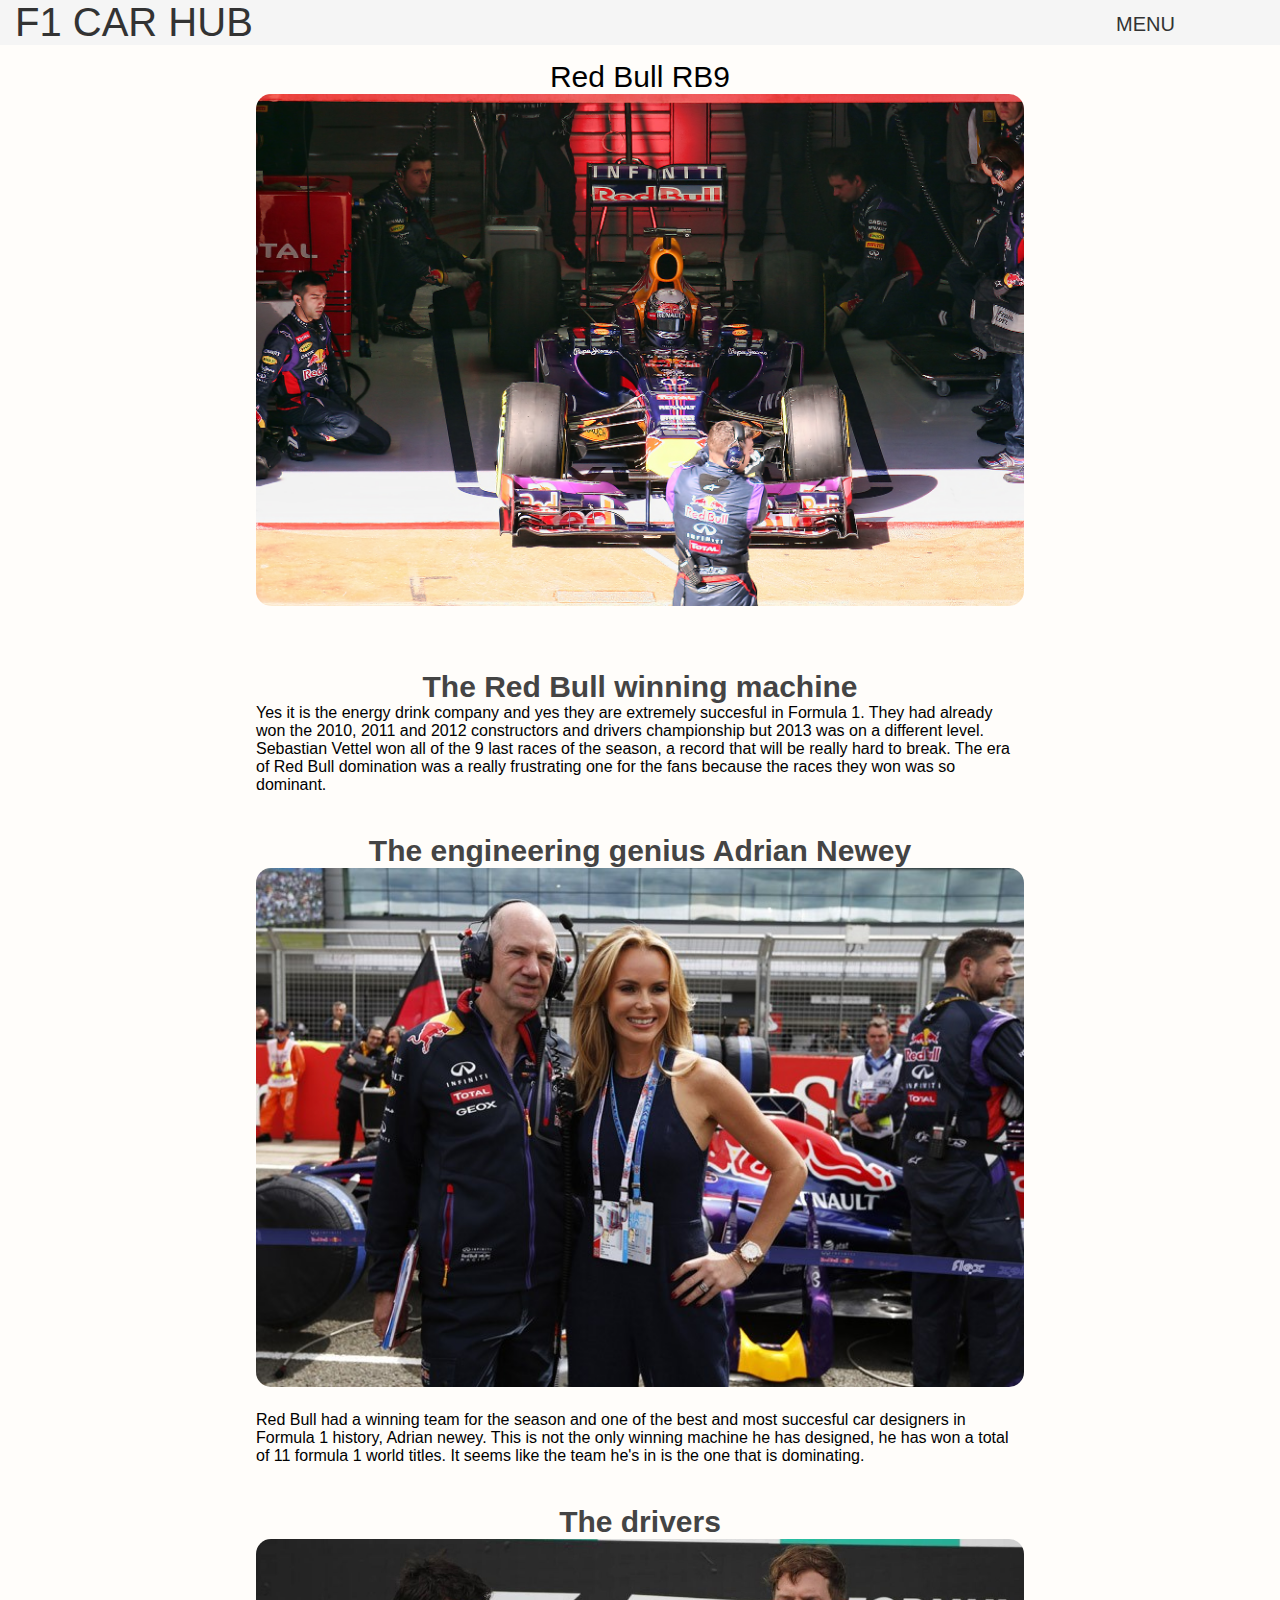
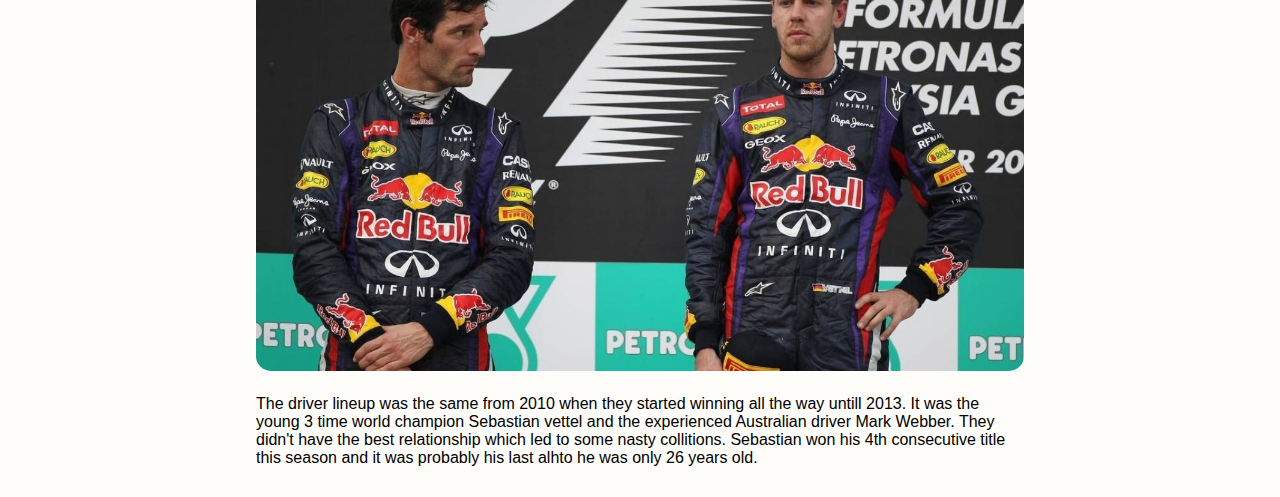
<file: rb9/rb9.html>
<!DOCTYPE html>
<html lang="en">
<head>
    <meta charset="UTF-8">
    <meta http-equiv="X-UA-Compatible" content="IE=edge">
    <meta name="viewport" content="width=device-width, initial-scale=1.0">
    <title>F1CarHub</title>
    <link rel="stylesheet" href="/style.css">
    <link rel="stylesheet" href="/reset.css">
    <link rel="preconnect" href="https://fonts.gstatic.com">
<link href="https://fonts.googleapis.com/css2?family=Roboto:wght@100;300;400;500;700;900&display=swap" rel="stylesheet">
<link rel="preconnect" href="https://fonts.gstatic.com">
<link href="https://fonts.googleapis.com/css2?family=Montserrat:ital,wght@0,100;0,200;0,300;0,400;0,500;0,600;0,700;0,800;0,900;1,100;1,200;1,300;1,400;1,500;1,600;1,700;1,800;1,900&display=swap" rel="stylesheet">
<link rel="icon" href="/indexbilder/plugin.video.lazyf1 (1).png">
</head>
<body>
    <body>
        <nav class="naven">
            <label class="logo1"><a class="uppe" href="/index.html">F1 Car Hub</a></label>
            <ul>
                <div class="vanlig">
                    <span>MENU</span>
                    <div class="nere">
                      <p><a href="/senna.html">SENNA</a></p>
                      <p><a href="/champion.html">WORLD CHAMPS</a></p>
                      <p><a href="/about.html">ABOUT ME</a></p>
                      <div class="nr2">
                        <span class="reg">REGULATIONS</span>
                        <div class="nere2">
                            <p><a target="_blank" href="https://www.fia.com/sites/default/files/2021_formula_1_technical_regulations_-_iss_7_-_2020-12-16.pdf">2021</a></p>
                            <p><a target="_blank" href="https://www.fia.com/sites/default/files/2022_formula_1_technical_regulations_-_iss_3_-_2021-02-19.pdf">2022</a></p>
                        </div>
                    </div>
                    </div>
                  </div>
            </ul>
        </nav>    
    <h1>Red Bull RB9</h1>
    <img src="Renault_Red_Bull_RB9_-_Sebastian_Vettel_(8492547477).jpg" alt="">
    <h2>The Red Bull winning machine</h2>
    <p>Yes it is the energy drink company and yes they are extremely succesful in Formula 1. They had already won the 2010, 2011 and 2012 constructors and drivers championship but 2013 was on a different level. Sebastian Vettel won all of the 9 last races of the season, a record that will be really hard to break. The era of Red Bull domination was a really frustrating one for the fans because the races they won was so dominant. </p>
    <h2>The engineering genius Adrian Newey</h2>
    <img src="adrian.jpg" alt="">
    <p>Red Bull had a winning team for the season and one of the best and most succesful car designers in Formula 1 history, Adrian newey. This is not the only winning machine he has designed, he has won a total of 11 formula 1 world titles. It seems like the team he's in is the one that is dominating.</p>
    <h2>The drivers</h2>
    <img src="drivers.jpg" alt="">
    <p>The driver lineup was the same from 2010 when they started winning all the way untill 2013. It was the young 3 time world champion Sebastian vettel and the experienced Australian driver Mark Webber. They didn't have the best relationship which led to some nasty collitions. Sebastian won his 4th consecutive title this season and it was probably his last alhto he was only 26 years old.</p>
</body>
</html>
</file>
<file: style.css>
body{
    background-color:#FFFDFA;
    font-family:'Monsterrat', sans-serif;
}
nav ul{
    float: right;
    margin-right: 20px;
    margin-top: 12.5px;
    
}
nav ul li{
    display: inline-block;
    margin: 0 20px;
    font-size: 20px;
    color: #333333;
    box-shadow: #222222;
    position: sticky;
}
nav ul li a{
    color: #333333;
}
nav{
    background:#F5F5F5;
    height: 45px;
    width: 100%;
    align-items: center;
    position: sticky;
    top: 0;
}
.uppe{
    color: #333333;
    text-transform: uppercase;
    border-style: none;
    margin-top: 100px;
}
.logo1{
    color:#D40000;
    font-size: 40px;
    margin-left: 15px;
    margin-top: 15px;
    font-weight: 400;
}
nav label{
    margin-top: 100px;
}
h1{
    font-weight: 500;
    font-size: 30px;
    margin-left: 20%;
    margin-right: 20%;
    margin-top: 15px;
    text-align: center;
}
h2{
    margin-top: 40px;
    font-size: 30px;
    margin-left: 20%;
    margin-right: 20%;
    color: #444444;
    text-align: center;
}
img{
    width: 60%;
    margin-left: 20%;
    margin-bottom: 20px;
    border-radius: 15px;
}
a{
    color:#333333;
    text-align: center;
    font-weight: 400;
}
li :hover{
    color: #111111;
}
h2 :hover{
    color: #111111;
}
label :hover{
    color: #111111;
}
p{
    margin-left: 20%;
    margin-right: 20%;
    margin-bottom: 30px;
}
.kort{
    text-align: center;
}
iframe{
    margin-left: 20%;
    width: 60%;
    border-radius: 15px;
}
.social{
    text-align: center;
    font-size: 25px;
    text-align: center;
}
.psocial{
    text-align: center;
}
li.win{
    padding: 5px;
    border-bottom: ridge;
    border-color: #333333;
}
form{
    text-align: center;
    margin-bottom: 50px;
}
input{
    padding: 20px 20px;
    border-style: none;
    background: #f5f5f5;
    color:#333333;
    border-radius: 30px;
    font-size: 25px;
}
.vanlig {
    position: relative;
    display: inline-block;
}

.nere {
    display: none;
    position: absolute;
    background-color: #F5F5F5;
    min-width: -100px;
    padding: 12px 16px;
    padding-right: 60px;
    z-index: 1;
    border-radius: 10px;
    font-size: 20px;
    text-transform: uppercase;
    color: #333333;
    margin-right: 80px;
} 
.vanlig:hover .nere {
    display: block;
}
span{
    text-transform: uppercase;
    font-size: 20px;
    color: #333333;
    margin-right: 85px;
    text-align: center;
    font-weight: 400;
    background: #F5F5F5
}
p:hover{
    color: #111111;
}
a:hover{
    color: #111111;
}
.nr2{
    position: relative;
  display: inline-block;
}
.nere2{
    display: none;
  position: absolute;
  background-color: #F5F5F5;
  min-width: 100px;
  padding: 12px 16px;
  z-index: 1;
  border-radius: 10px;
}
.nr2:hover .nere2{
    display: block;
}
.reg{
    margin-right: -100px;
    color: #333333;
}
</file>
